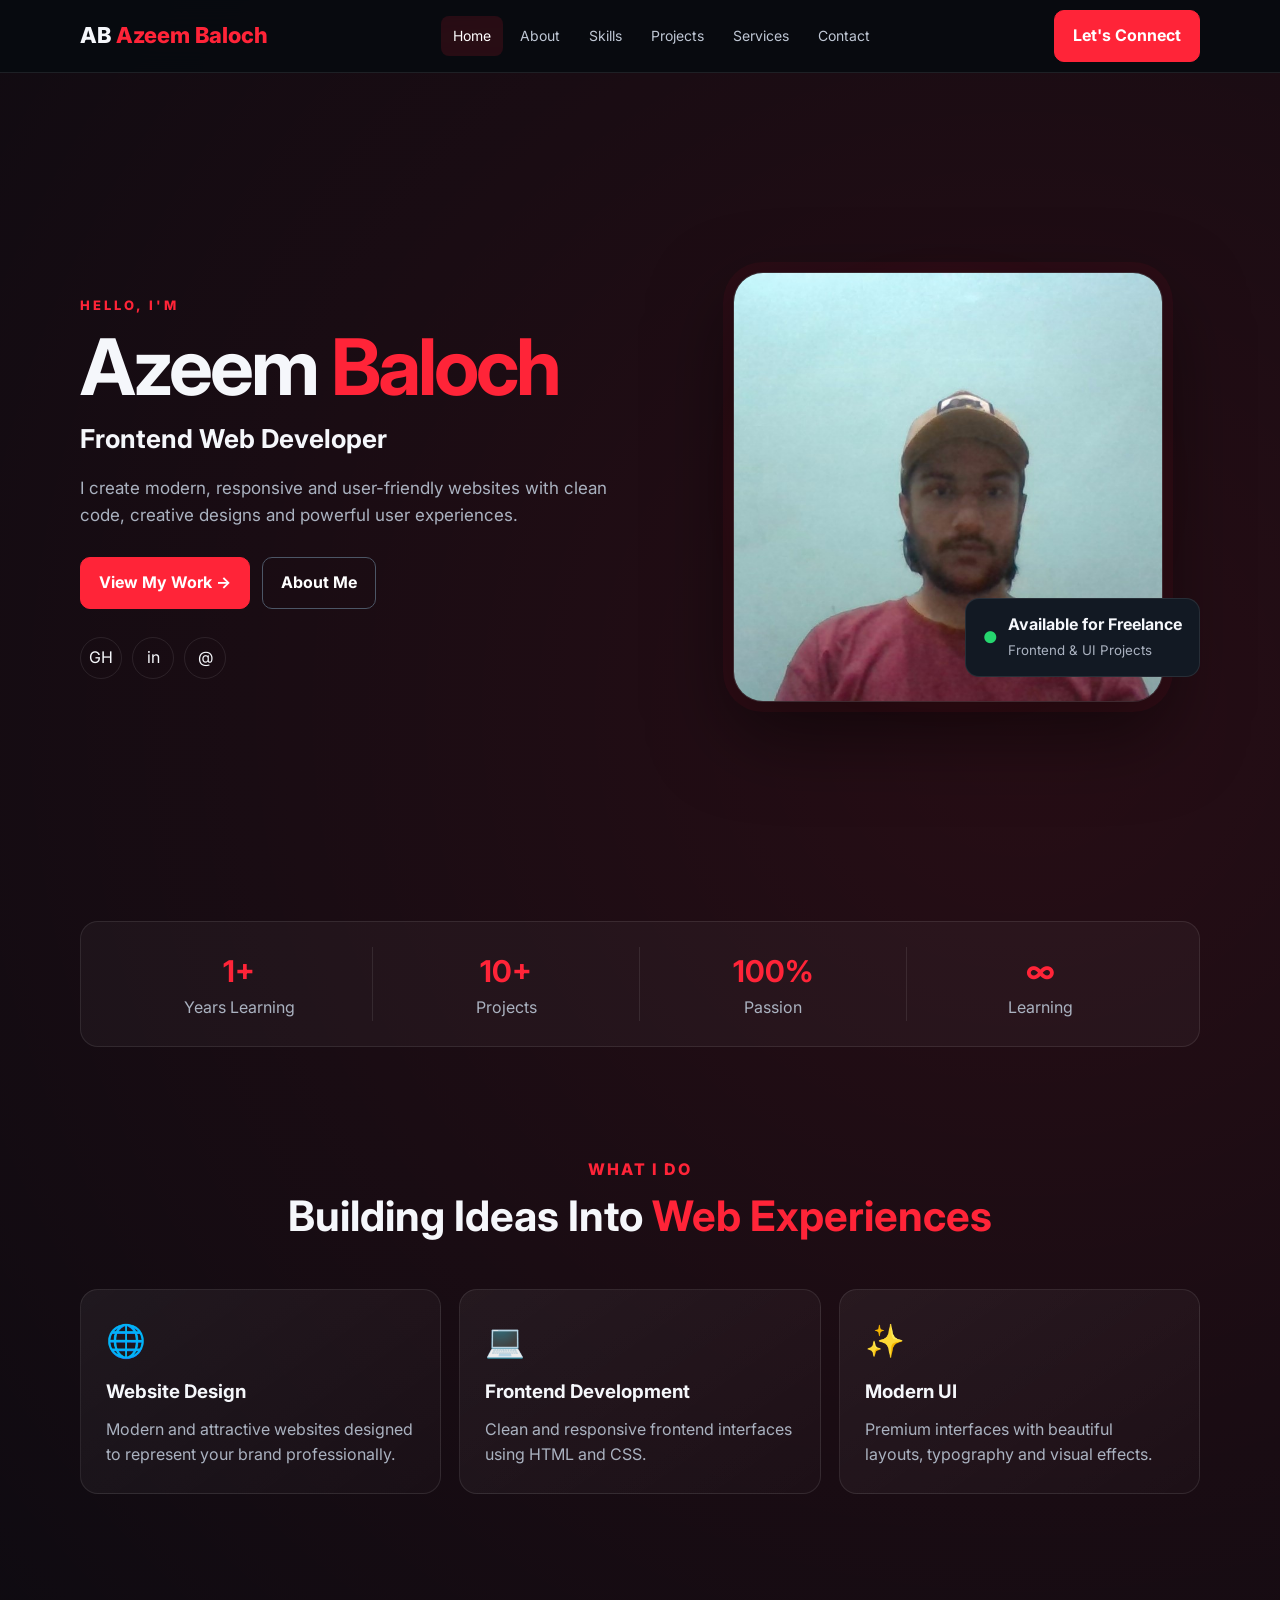
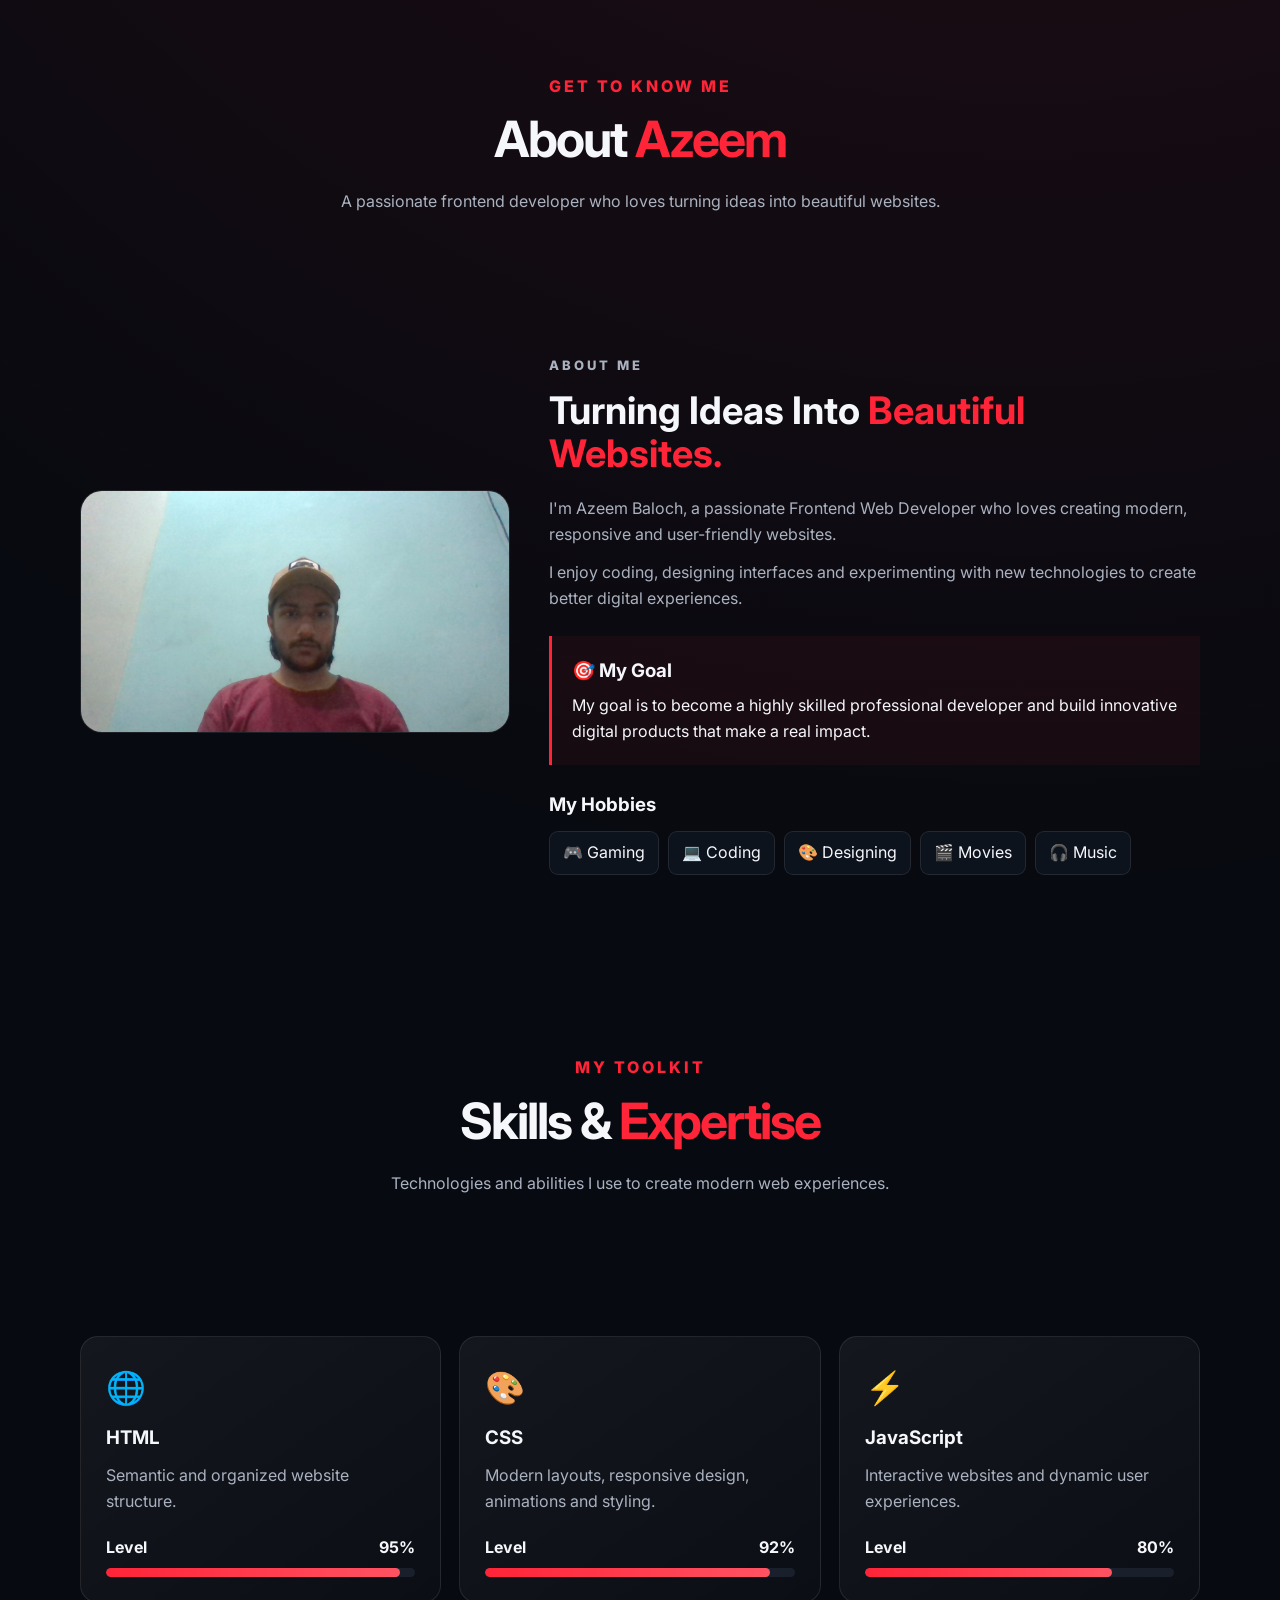
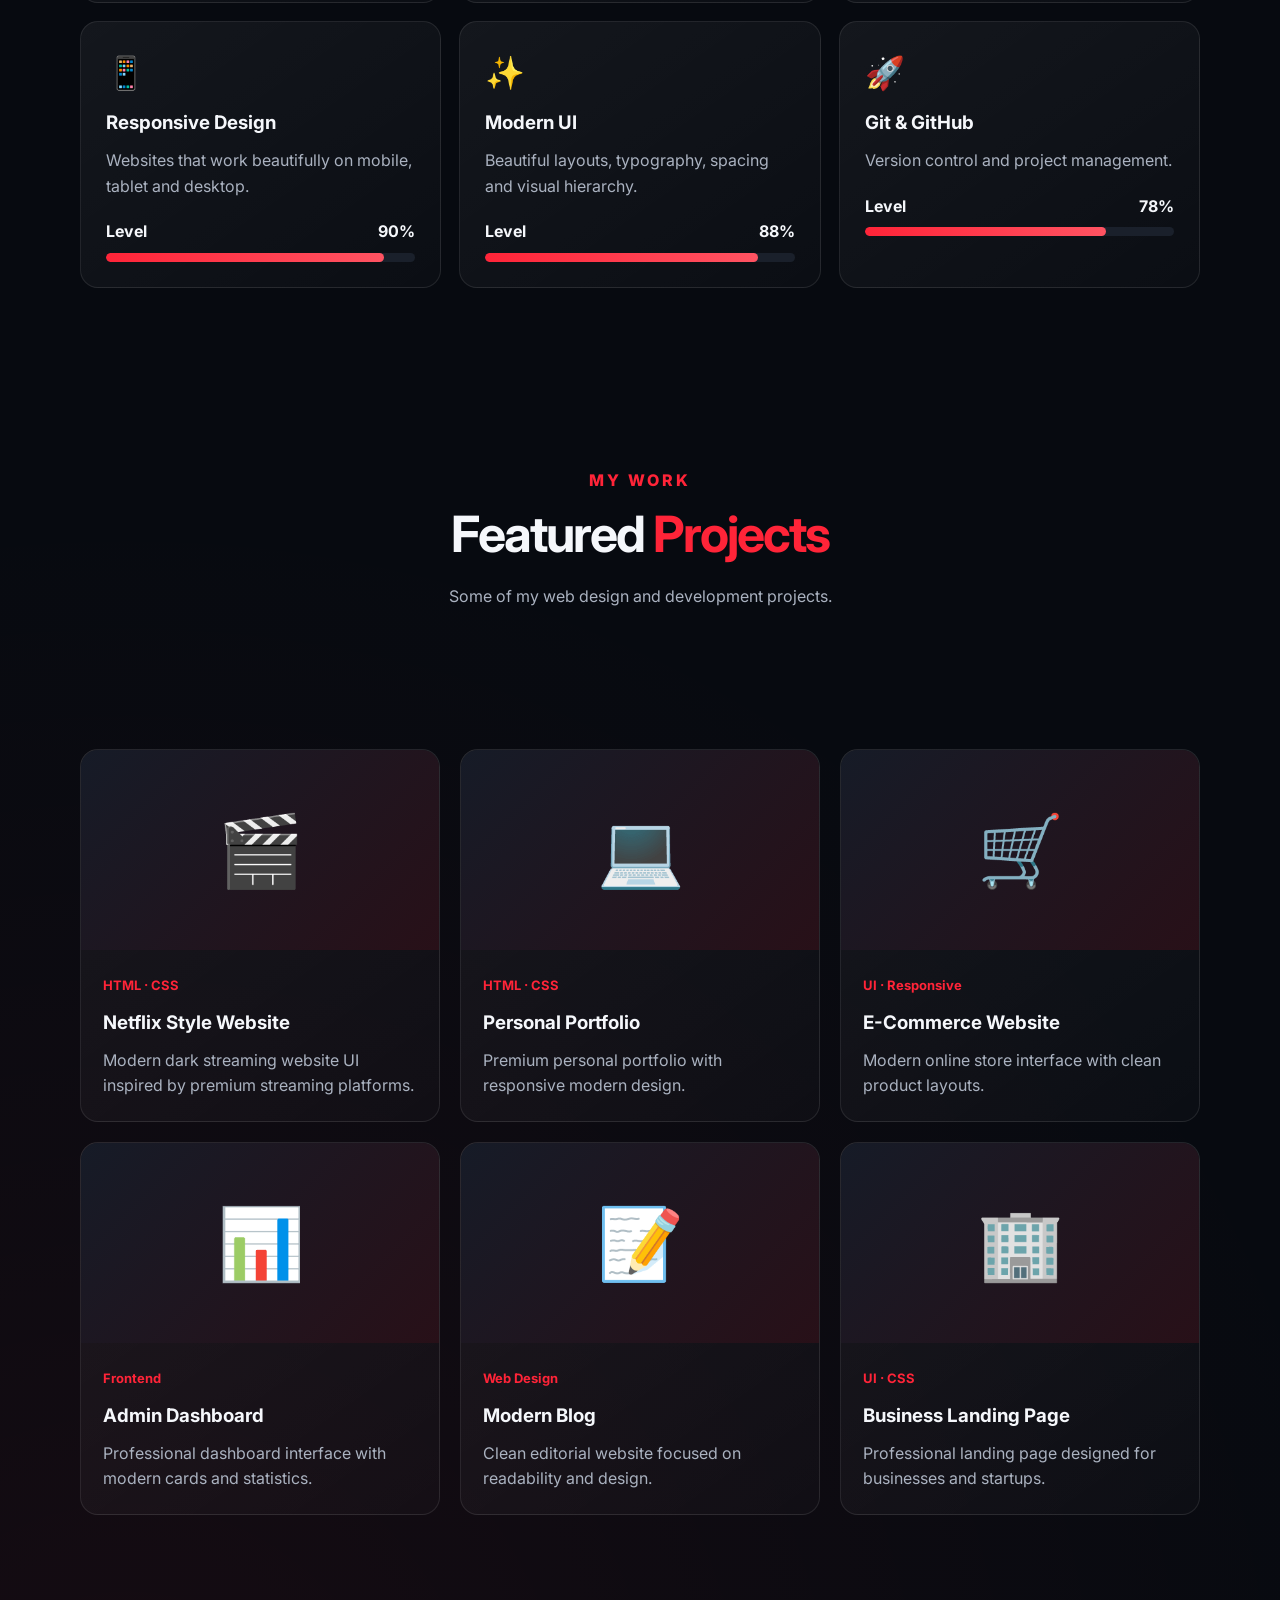
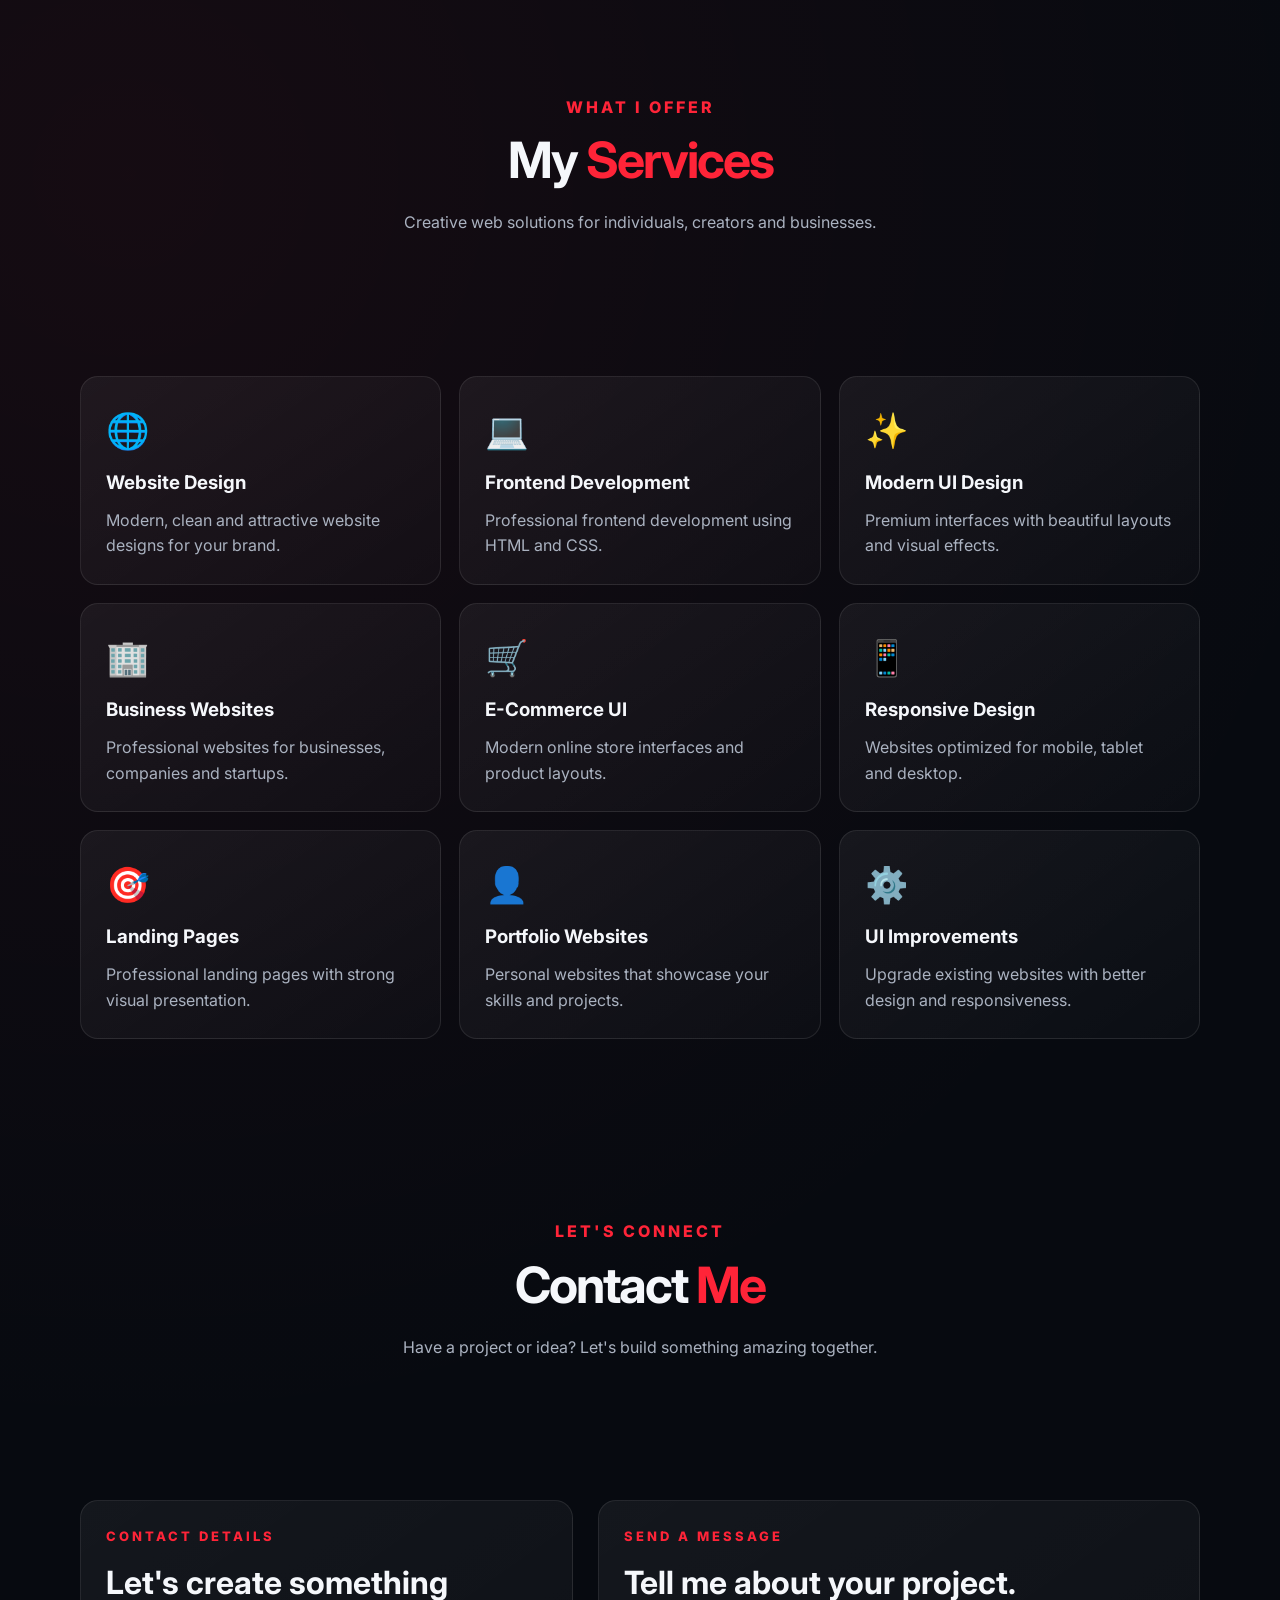
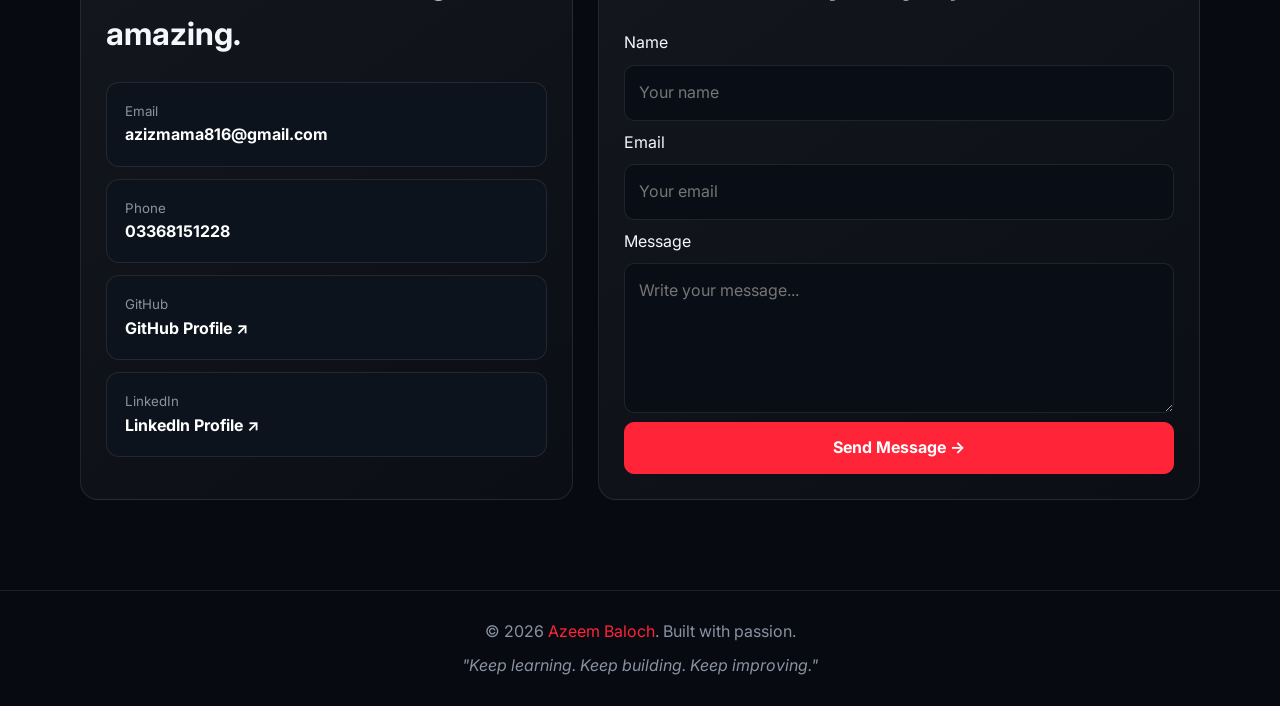
<file: index.html>
<!DOCTYPE html>
<html lang="en">

<head>

    <meta charset="UTF-8">

    <meta name="viewport"
          content="width=device-width, initial-scale=1.0">

    <title>Azeem Baloch | Frontend Web Developer</title>

    <link rel="stylesheet" href="style.css">

</head>

<body>


<!-- ================= NAVBAR ================= -->

<nav class="navbar">

    <div class="container nav-content">

        <a href="#home" class="logo">
            AB <span>Azeem Baloch</span>
        </a>


        <!-- ================= BURGER MENU ================= -->

        <input type="checkbox" id="menu-toggle">

        <label for="menu-toggle" class="burger">
            <span></span>
            <span></span>
            <span></span>
        </label>


        <!-- ================= NAV LINKS ================= -->

        <div class="nav-links">

            <a href="#home" class="active">Home</a>

            <a href="#about">
                About
            </a>

            <a href="#skills">
                Skills
            </a>

            <a href="#projects">
                Projects
            </a>

            <a href="#services">
                Services
            </a>

            <a href="#contact">
                Contact
            </a>

        </div>


        <a href="#contact" class="nav-btn">
            Let's Connect
        </a>

    </div>

</nav>



<!-- ===================================================== -->
<!-- ================= HOME SECTION ====================== -->
<!-- ===================================================== -->

<section class="hero" id="home">

    <div class="container hero-content">

        <div class="hero-text">

            <p class="small-title">
                HELLO, I'M
            </p>

            <h1>
                Azeem <span>Baloch</span>
            </h1>

            <h2>
                Frontend Web Developer
            </h2>

            <p class="hero-description">
                I create modern, responsive and user-friendly websites
                with clean code, creative designs and powerful user
                experiences.
            </p>

            <div class="hero-buttons">

                <a href="#projects" class="btn">
                    View My Work →
                </a>

                <a href="#about" class="btn outline">
                    About Me
                </a>

            </div>

            <div class="social-links">

                <a href="https://github.com/" target="_blank">
                    GH
                </a>

                <a href="https://www.linkedin.com/" target="_blank">
                    in
                </a>

                <a href="mailto:azizmama816@gmail.com">
                    @
                </a>

            </div>

        </div>


        <!-- PROFILE -->

        <div class="hero-image">

            <div class="red-circle"></div>

            <img
                src="profile.jpg"
                alt="Azeem Baloch"
            >

            <div class="availability">

                <span>●</span>

                <div>

                    <b>
                        Available for Freelance
                    </b>

                    <small>
                        Frontend & UI Projects
                    </small>

                </div>

            </div>

        </div>

    </div>

</section>



<!-- ================= STATS ================= -->

<section class="stats">

    <div class="container stats-grid">

        <div class="stat">

            <strong>
                1+
            </strong>

            <span>
                Years Learning
            </span>

        </div>


        <div class="stat">

            <strong>
                10+
            </strong>

            <span>
                Projects
            </span>

        </div>


        <div class="stat">

            <strong>
                100%
            </strong>

            <span>
                Passion
            </span>

        </div>


        <div class="stat">

            <strong>
                ∞
            </strong>

            <span>
                Learning
            </span>

        </div>

    </div>

</section>



<!-- ================= HOME INTRO ================= -->

<section class="home-section">

    <div class="container">

        <div class="section-title">

            <p>
                WHAT I DO
            </p>

            <h2>
                Building Ideas Into
                <span>
                    Web Experiences
                </span>
            </h2>

        </div>


        <div class="feature-grid">


            <div class="feature-card">

                <div class="feature-icon">
                    🌐
                </div>

                <h3>
                    Website Design
                </h3>

                <p>
                    Modern and attractive websites designed
                    to represent your brand professionally.
                </p>

            </div>



            <div class="feature-card">

                <div class="feature-icon">
                    💻
                </div>

                <h3>
                    Frontend Development
                </h3>

                <p>
                    Clean and responsive frontend interfaces
                    using HTML and CSS.
                </p>

            </div>



            <div class="feature-card">

                <div class="feature-icon">
                    ✨
                </div>

                <h3>
                    Modern UI
                </h3>

                <p>
                    Premium interfaces with beautiful layouts,
                    typography and visual effects.
                </p>

            </div>

        </div>

    </div>

</section>



<!-- ===================================================== -->
<!-- ================= ABOUT SECTION ===================== -->
<!-- ===================================================== -->

<section id="about">

    <div class="page-header">

        <p>
            GET TO KNOW ME
        </p>

        <h1>
            About <span>Azeem</span>
        </h1>

        <p class="page-description">
            A passionate frontend developer who loves turning
            ideas into beautiful websites.
        </p>

    </div>


    <div class="about-section">

        <div class="container about-grid">


            <div class="about-image">

                <img
                    src="profile.jpg"
                    alt="Azeem Baloch"
                >

            </div>



            <div class="about-content">

                <p class="small-title">
                    ABOUT ME
                </p>

                <h2>
                    Turning Ideas Into
                    <span>
                        Beautiful Websites.
                    </span>
                </h2>

                <p>
                    I'm Azeem Baloch, a passionate Frontend Web
                    Developer who loves creating modern, responsive
                    and user-friendly websites.
                </p>

                <p>
                    I enjoy coding, designing interfaces and
                    experimenting with new technologies to create
                    better digital experiences.
                </p>


                <div class="goal-box">

                    <h3>
                        🎯 My Goal
                    </h3>

                    <p>
                        My goal is to become a highly skilled
                        professional developer and build innovative
                        digital products that make a real impact.
                    </p>

                </div>


                <h3 class="hobby-title">
                    My Hobbies
                </h3>


                <div class="tags">

                    <span>
                        🎮 Gaming
                    </span>

                    <span>
                        💻 Coding
                    </span>

                    <span>
                        🎨 Designing
                    </span>

                    <span>
                        🎬 Movies
                    </span>

                    <span>
                        🎧 Music
                    </span>

                </div>

            </div>

        </div>

    </div>

</section>



<!-- ===================================================== -->
<!-- ================= SKILLS SECTION ==================== -->
<!-- ===================================================== -->

<section id="skills">

    <div class="page-header">

        <p>
            MY TOOLKIT
        </p>

        <h1>
            Skills & <span>Expertise</span>
        </h1>

        <p class="page-description">
            Technologies and abilities I use to create
            modern web experiences.
        </p>

    </div>


    <div class="skills-section">

        <div class="container skills-grid">


            <!-- HTML -->

            <div class="skill-card">

                <div class="skill-icon">
                    🌐
                </div>

                <h3>
                    HTML
                </h3>

                <p>
                    Semantic and organized website structure.
                </p>

                <div class="skill-title">

                    <span>
                        Level
                    </span>

                    <span>
                        95%
                    </span>

                </div>

                <div class="progress">
                    <i style="width:95%"></i>
                </div>

            </div>



            <!-- CSS -->

            <div class="skill-card">

                <div class="skill-icon">
                    🎨
                </div>

                <h3>
                    CSS
                </h3>

                <p>
                    Modern layouts, responsive design,
                    animations and styling.
                </p>

                <div class="skill-title">

                    <span>
                        Level
                    </span>

                    <span>
                        92%
                    </span>

                </div>

                <div class="progress">
                    <i style="width:92%"></i>
                </div>

            </div>



            <!-- JAVASCRIPT -->

            <div class="skill-card">

                <div class="skill-icon">
                    ⚡
                </div>

                <h3>
                    JavaScript
                </h3>

                <p>
                    Interactive websites and dynamic
                    user experiences.
                </p>

                <div class="skill-title">

                    <span>
                        Level
                    </span>

                    <span>
                        80%
                    </span>

                </div>

                <div class="progress">
                    <i style="width:80%"></i>
                </div>

            </div>



            <!-- RESPONSIVE -->

            <div class="skill-card">

                <div class="skill-icon">
                    📱
                </div>

                <h3>
                    Responsive Design
                </h3>

                <p>
                    Websites that work beautifully on
                    mobile, tablet and desktop.
                </p>

                <div class="skill-title">

                    <span>
                        Level
                    </span>

                    <span>
                        90%
                    </span>

                </div>

                <div class="progress">
                    <i style="width:90%"></i>
                </div>

            </div>



            <!-- UI -->

            <div class="skill-card">

                <div class="skill-icon">
                    ✨
                </div>

                <h3>
                    Modern UI
                </h3>

                <p>
                    Beautiful layouts, typography,
                    spacing and visual hierarchy.
                </p>

                <div class="skill-title">

                    <span>
                        Level
                    </span>

                    <span>
                        88%
                    </span>

                </div>

                <div class="progress">
                    <i style="width:88%"></i>
                </div>

            </div>



            <!-- GITHUB -->

            <div class="skill-card">

                <div class="skill-icon">
                    🚀
                </div>

                <h3>
                    Git & GitHub
                </h3>

                <p>
                    Version control and project management.
                </p>

                <div class="skill-title">

                    <span>
                        Level
                    </span>

                    <span>
                        78%
                    </span>

                </div>

                <div class="progress">
                    <i style="width:78%"></i>
                </div>

            </div>

        </div>

    </div>

</section>



<!-- ===================================================== -->
<!-- ================= PROJECTS SECTION ================== -->
<!-- ===================================================== -->

<section id="projects">

    <div class="page-header">

        <p>
            MY WORK
        </p>

        <h1>
            Featured <span>Projects</span>
        </h1>

        <p class="page-description">
            Some of my web design and development projects.
        </p>

    </div>


    <div class="projects-section">

        <div class="container projects-grid">


            <!-- PROJECT 1 -->

            <div class="project-card">

                <div class="project-image movie">
                    🎬
                </div>

                <div class="project-content">

                    <span>
                        HTML · CSS
                    </span>

                    <h3>
                        Netflix Style Website
                    </h3>

                    <p>
                        Modern dark streaming website UI
                        inspired by premium streaming platforms.
                    </p>

                </div>

            </div>



            <!-- PROJECT 2 -->

            <div class="project-card">

                <div class="project-image portfolio">
                    💻
                </div>

                <div class="project-content">

                    <span>
                        HTML · CSS
                    </span>

                    <h3>
                        Personal Portfolio
                    </h3>

                    <p>
                        Premium personal portfolio with
                        responsive modern design.
                    </p>

                </div>

            </div>



            <!-- PROJECT 3 -->

            <div class="project-card">

                <div class="project-image ecommerce">
                    🛒
                </div>

                <div class="project-content">

                    <span>
                        UI · Responsive
                    </span>

                    <h3>
                        E-Commerce Website
                    </h3>

                    <p>
                        Modern online store interface with
                        clean product layouts.
                    </p>

                </div>

            </div>



            <!-- PROJECT 4 -->

            <div class="project-card">

                <div class="project-image dashboard">
                    📊
                </div>

                <div class="project-content">

                    <span>
                        Frontend
                    </span>

                    <h3>
                        Admin Dashboard
                    </h3>

                    <p>
                        Professional dashboard interface
                        with modern cards and statistics.
                    </p>

                </div>

            </div>



            <!-- PROJECT 5 -->

            <div class="project-card">

                <div class="project-image blog">
                    📝
                </div>

                <div class="project-content">

                    <span>
                        Web Design
                    </span>

                    <h3>
                        Modern Blog
                    </h3>

                    <p>
                        Clean editorial website focused
                        on readability and design.
                    </p>

                </div>

            </div>



            <!-- PROJECT 6 -->

            <div class="project-card">

                <div class="project-image business">
                    🏢
                </div>

                <div class="project-content">

                    <span>
                        UI · CSS
                    </span>

                    <h3>
                        Business Landing Page
                    </h3>

                    <p>
                        Professional landing page designed
                        for businesses and startups.
                    </p>

                </div>

            </div>

        </div>

    </div>

</section>



<!-- ===================================================== -->
<!-- ================= SERVICES SECTION ================== -->
<!-- ===================================================== -->

<section id="services">

    <div class="page-header">

        <p>
            WHAT I OFFER
        </p>

        <h1>
            My <span>Services</span>
        </h1>

        <p class="page-description">
            Creative web solutions for individuals,
            creators and businesses.
        </p>

    </div>


    <div class="services-section">

        <div class="container services-grid">


            <!-- SERVICE 1 -->

            <div class="service-card">

                <div>
                    🌐
                </div>

                <h3>
                    Website Design
                </h3>

                <p>
                    Modern, clean and attractive website
                    designs for your brand.
                </p>

            </div>



            <!-- SERVICE 2 -->

            <div class="service-card">

                <div>
                    💻
                </div>

                <h3>
                    Frontend Development
                </h3>

                <p>
                    Professional frontend development
                    using HTML and CSS.
                </p>

            </div>



            <!-- SERVICE 3 -->

            <div class="service-card">

                <div>
                    ✨
                </div>

                <h3>
                    Modern UI Design
                </h3>

                <p>
                    Premium interfaces with beautiful
                    layouts and visual effects.
                </p>

            </div>



            <!-- SERVICE 4 -->

            <div class="service-card">

                <div>
                    🏢
                </div>

                <h3>
                    Business Websites
                </h3>

                <p>
                    Professional websites for businesses,
                    companies and startups.
                </p>

            </div>



            <!-- SERVICE 5 -->

            <div class="service-card">

                <div>
                    🛒
                </div>

                <h3>
                    E-Commerce UI
                </h3>

                <p>
                    Modern online store interfaces
                    and product layouts.
                </p>

            </div>



            <!-- SERVICE 6 -->

            <div class="service-card">

                <div>
                    📱
                </div>

                <h3>
                    Responsive Design
                </h3>

                <p>
                    Websites optimized for mobile,
                    tablet and desktop.
                </p>

            </div>



            <!-- SERVICE 7 -->

            <div class="service-card">

                <div>
                    🎯
                </div>

                <h3>
                    Landing Pages
                </h3>

                <p>
                    Professional landing pages with
                    strong visual presentation.
                </p>

            </div>



            <!-- SERVICE 8 -->

            <div class="service-card">

                <div>
                    👤
                </div>

                <h3>
                    Portfolio Websites
                </h3>

                <p>
                    Personal websites that showcase
                    your skills and projects.
                </p>

            </div>



            <!-- SERVICE 9 -->

            <div class="service-card">

                <div>
                    ⚙️
                </div>

                <h3>
                    UI Improvements
                </h3>

                <p>
                    Upgrade existing websites with
                    better design and responsiveness.
                </p>

            </div>

        </div>

    </div>

</section>



<!-- ===================================================== -->
<!-- ================= CONTACT SECTION =================== -->
<!-- ===================================================== -->

<section id="contact">

    <div class="page-header">

        <p>
            LET'S CONNECT
        </p>

        <h1>
            Contact <span>Me</span>
        </h1>

        <p class="page-description">
            Have a project or idea?
            Let's build something amazing together.
        </p>

    </div>


    <div class="contact-section">

        <div class="container contact-grid">


            <!-- DETAILS -->

            <div class="contact-card">

                <p class="small-title">
                    CONTACT DETAILS
                </p>

                <h2>
                    Let's create
                    something amazing.
                </h2>


                <div class="contact-item">

                    <small>
                        Email
                    </small>

                    <a href="mailto:azizmama816@gmail.com">
                        azizmama816@gmail.com
                    </a>

                </div>


                <div class="contact-item">

                    <small>
                        Phone
                    </small>

                    <a href="tel:03368151228">
                        03368151228
                    </a>

                </div>


                <div class="contact-item">

                    <small>
                        GitHub
                    </small>

                    <a href="https://github.com/"
                       target="_blank">
                        GitHub Profile ↗
                    </a>

                </div>


                <div class="contact-item">

                    <small>
                        LinkedIn
                    </small>

                    <a href="https://www.linkedin.com/"
                       target="_blank">
                        LinkedIn Profile ↗
                    </a>

                </div>

            </div>



            <!-- FORM -->

            <div class="contact-card">

                <p class="small-title">
                    SEND A MESSAGE
                </p>

                <h2>
                    Tell me about your project.
                </h2>


                <form
                    action="mailto:azizmama816@gmail.com"
                    method="post"
                    enctype="text/plain"
                >

                    <label>
                        Name
                    </label>

                    <input
                        type="text"
                        name="Name"
                        placeholder="Your name"
                        required
                    >


                    <label>
                        Email
                    </label>

                    <input
                        type="email"
                        name="Email"
                        placeholder="Your email"
                        required
                    >


                    <label>
                        Message
                    </label>

                    <textarea
                        name="Message"
                        placeholder="Write your message..."
                        required
                    ></textarea>


                    <button
                        type="submit"
                        class="btn"
                    >
                        Send Message →
                    </button>

                </form>

            </div>

        </div>

    </div>

</section>



<!-- ================= FOOTER ================= -->

<footer>

    © 2026 <span>Azeem Baloch</span>.
    Built with passion.

    <p class="quote">
        "Keep learning. Keep building. Keep improving."
    </p>

</footer>


</body>
</html>
</file>
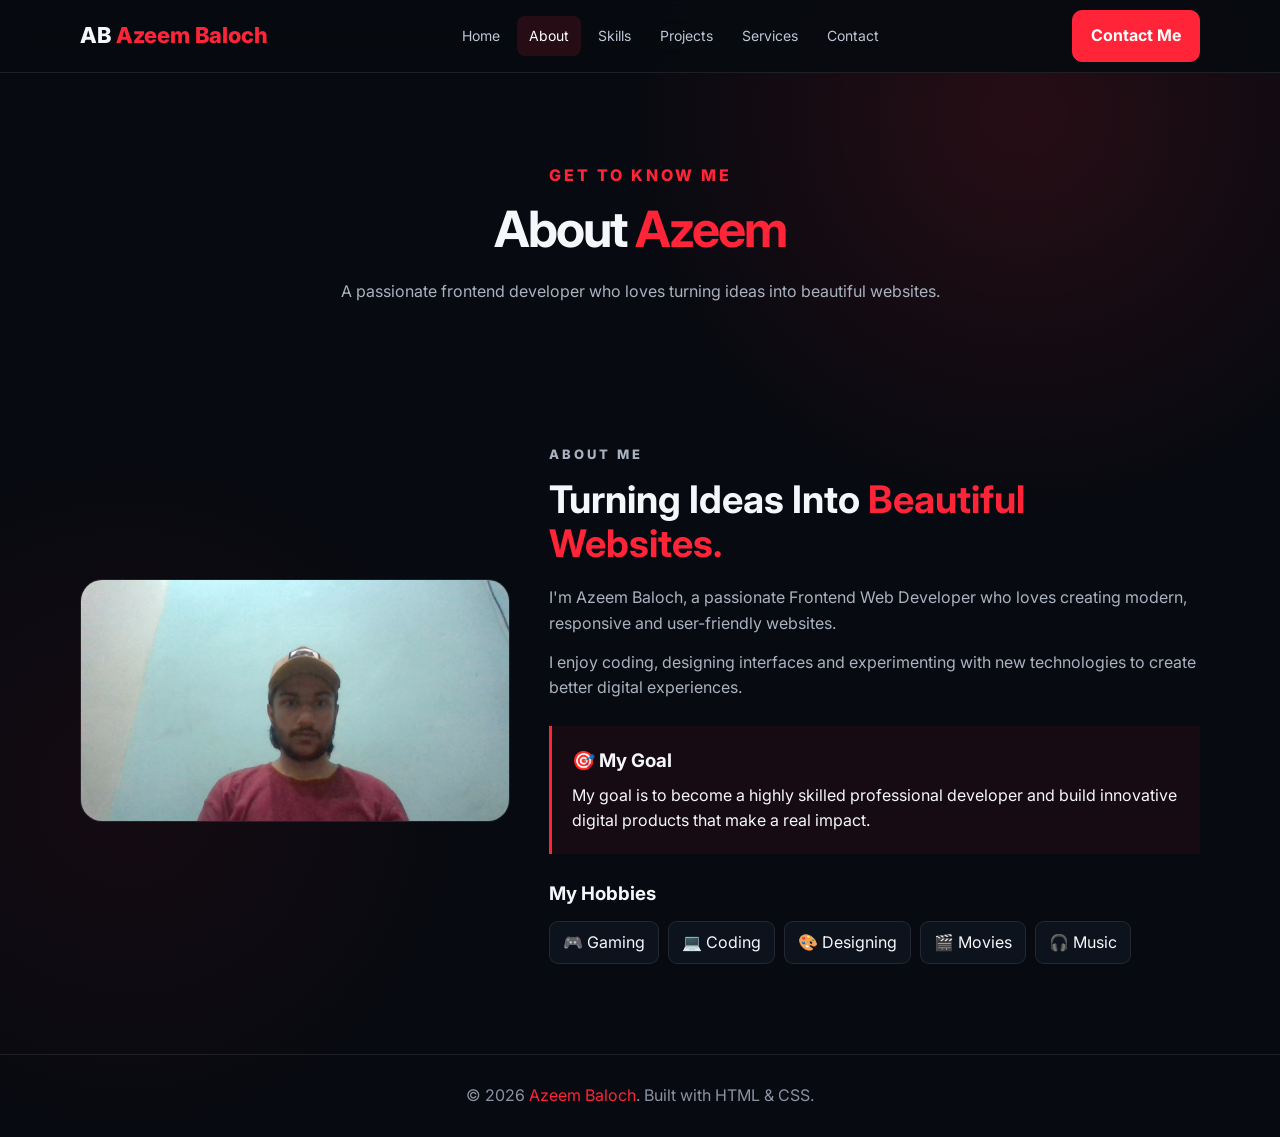
<file: about.html>
<!DOCTYPE html>
<html lang="en">

<head>

    <meta charset="UTF-8">

    <meta name="viewport"
          content="width=device-width, initial-scale=1.0">

    <title>About | Azeem Baloch</title>

    <link rel="stylesheet" href="style.css">

</head>

<body>


<!-- NAVBAR -->

<nav class="navbar">

    <div class="container nav-content">

        <a href="index.html" class="logo">
            AB <span>Azeem Baloch</span>
        </a>

        <div class="nav-links">

            <a href="index.html">Home</a>

            <a href="about.html" class="active">
                About
            </a>

            <a href="skills.html">
                Skills
            </a>

            <a href="projects.html">
                Projects
            </a>

            <a href="services.html">
                Services
            </a>

            <a href="contact.html">
                Contact
            </a>

        </div>

        <a href="contact.html" class="nav-btn">
            Contact Me
        </a>

    </div>

</nav>


<!-- PAGE HEADER -->

<section class="page-header">

    <p>
        GET TO KNOW ME
    </p>

    <h1>
        About <span>Azeem</span>
    </h1>

    <p class="page-description">
        A passionate frontend developer who loves turning
        ideas into beautiful websites.
    </p>

</section>


<!-- ABOUT -->

<section class="about-section">

    <div class="container about-grid">

        <div class="about-image">

            <img
                src="profile.jpg"
                alt="Azeem Baloch"
            >

        </div>


        <div class="about-content">

            <p class="small-title">
                ABOUT ME
            </p>

            <h2>
                Turning Ideas Into
                <span>Beautiful Websites.</span>
            </h2>

            <p>
                I'm Azeem Baloch, a passionate Frontend Web
                Developer who loves creating modern, responsive
                and user-friendly websites.
            </p>

            <p>
                I enjoy coding, designing interfaces and
                experimenting with new technologies to create
                better digital experiences.
            </p>


            <div class="goal-box">

                <h3>
                    🎯 My Goal
                </h3>

                <p>
                    My goal is to become a highly skilled
                    professional developer and build innovative
                    digital products that make a real impact.
                </p>

            </div>


            <h3 class="hobby-title">
                My Hobbies
            </h3>

            <div class="tags">

                <span>🎮 Gaming</span>

                <span>💻 Coding</span>

                <span>🎨 Designing</span>

                <span>🎬 Movies</span>

                <span>🎧 Music</span>

            </div>

        </div>

    </div>

</section>


<footer>

    © 2026 <span>Azeem Baloch</span>.
    Built with HTML & CSS.

</footer>

</body>
</html>
</file>
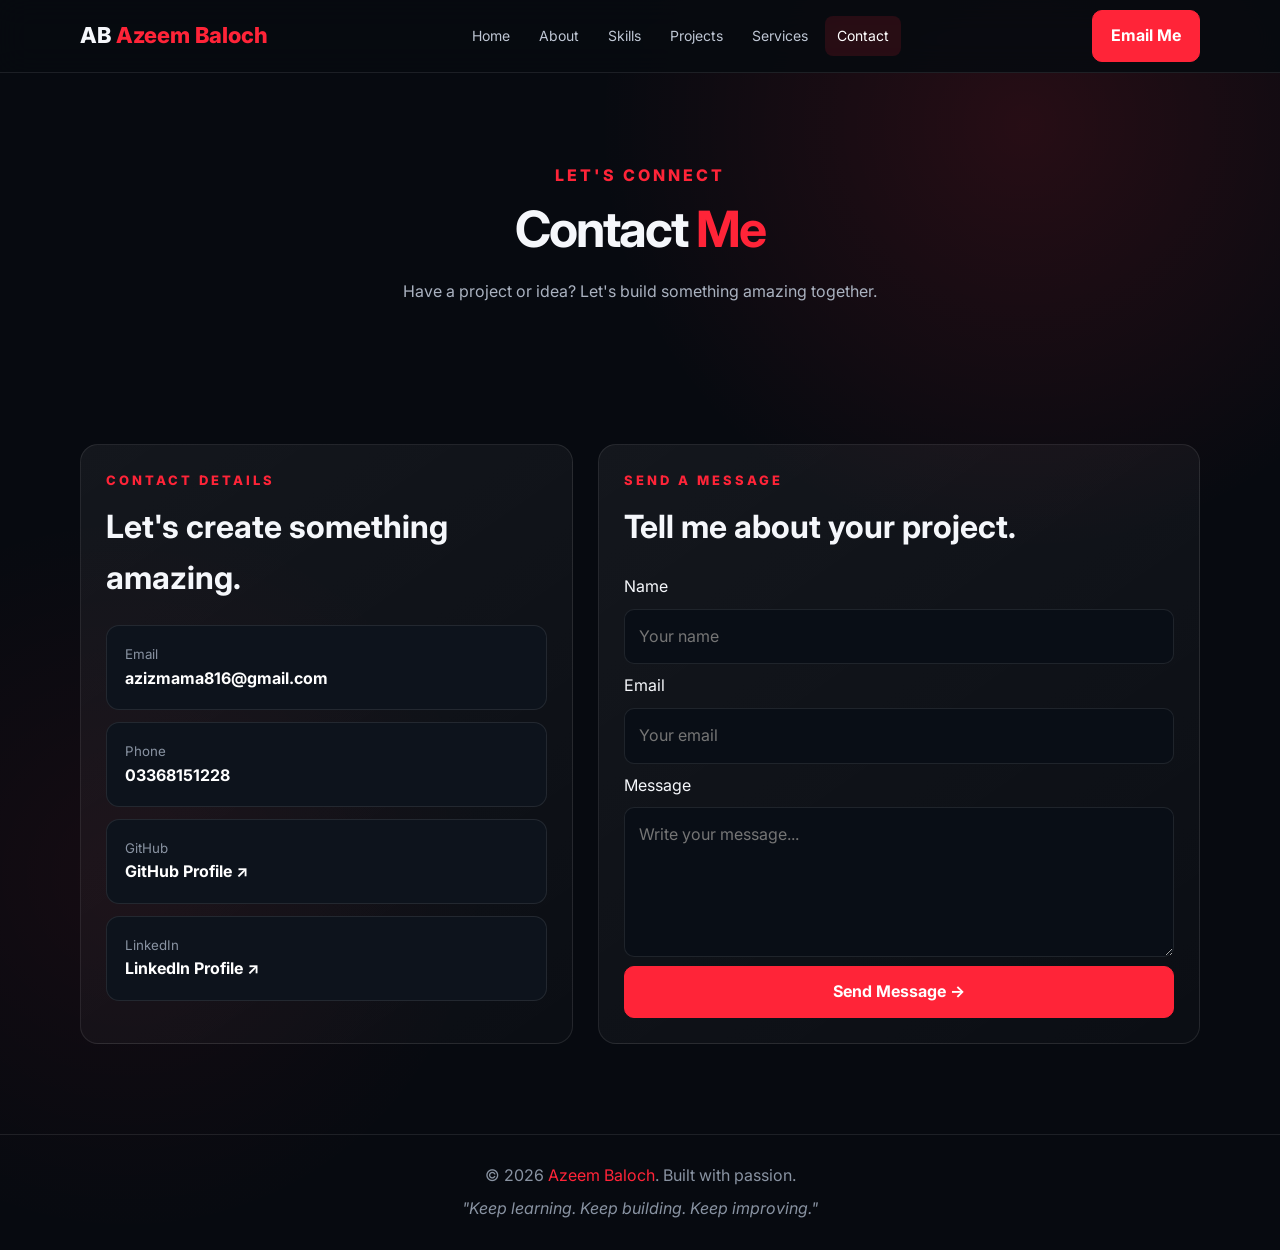
<file: contact.html>
<!DOCTYPE html>
<html lang="en">

<head>

    <meta charset="UTF-8">

    <meta name="viewport"
          content="width=device-width, initial-scale=1.0">

    <title>Contact | Azeem Baloch</title>

    <link rel="stylesheet" href="style.css">

</head>

<body>


<nav class="navbar">

    <div class="container nav-content">

        <a href="index.html" class="logo">
            AB <span>Azeem Baloch</span>
        </a>

        <div class="nav-links">

            <a href="index.html">Home</a>
            <a href="about.html">About</a>
            <a href="skills.html">Skills</a>
            <a href="projects.html">Projects</a>
            <a href="services.html">Services</a>

            <a href="contact.html"
               class="active">
                Contact
            </a>

        </div>

        <a href="mailto:azizmama816@gmail.com"
           class="nav-btn">
            Email Me
        </a>

    </div>

</nav>


<section class="page-header">

    <p>
        LET'S CONNECT
    </p>

    <h1>
        Contact <span>Me</span>
    </h1>

    <p class="page-description">
        Have a project or idea?
        Let's build something amazing together.
    </p>

</section>


<section class="contact-section">

    <div class="container contact-grid">


        <!-- DETAILS -->

        <div class="contact-card">

            <p class="small-title">
                CONTACT DETAILS
            </p>

            <h2>
                Let's create
                something amazing.
            </h2>


            <div class="contact-item">

                <small>
                    Email
                </small>

                <a href="mailto:azizmama816@gmail.com">
                    azizmama816@gmail.com
                </a>

            </div>


            <div class="contact-item">

                <small>
                    Phone
                </small>

                <a href="tel:03368151228">
                    03368151228
                </a>

            </div>


            <div class="contact-item">

                <small>
                    GitHub
                </small>

                <a href="https://github.com/"
                   target="_blank">
                    GitHub Profile ↗
                </a>

            </div>


            <div class="contact-item">

                <small>
                    LinkedIn
                </small>

                <a href="https://www.linkedin.com/"
                   target="_blank">
                    LinkedIn Profile ↗
                </a>

            </div>

        </div>


        <!-- FORM -->

        <div class="contact-card">

            <p class="small-title">
                SEND A MESSAGE
            </p>

            <h2>
                Tell me about your project.
            </h2>


            <form
                action="mailto:azizmama816@gmail.com"
                method="post"
                enctype="text/plain"
            >

                <label>
                    Name
                </label>

                <input
                    type="text"
                    name="Name"
                    placeholder="Your name"
                    required
                >


                <label>
                    Email
                </label>

                <input
                    type="email"
                    name="Email"
                    placeholder="Your email"
                    required
                >


                <label>
                    Message
                </label>

                <textarea
                    name="Message"
                    placeholder="Write your message..."
                    required
                ></textarea>


                <button
                    type="submit"
                    class="btn"
                >
                    Send Message →
                </button>

            </form>

        </div>

    </div>

</section>


<footer>

    © 2026 <span>Azeem Baloch</span>.
    Built with passion.

    <p class="quote">
        "Keep learning. Keep building. Keep improving."
    </p>

</footer>

</body>
</html>
</file>
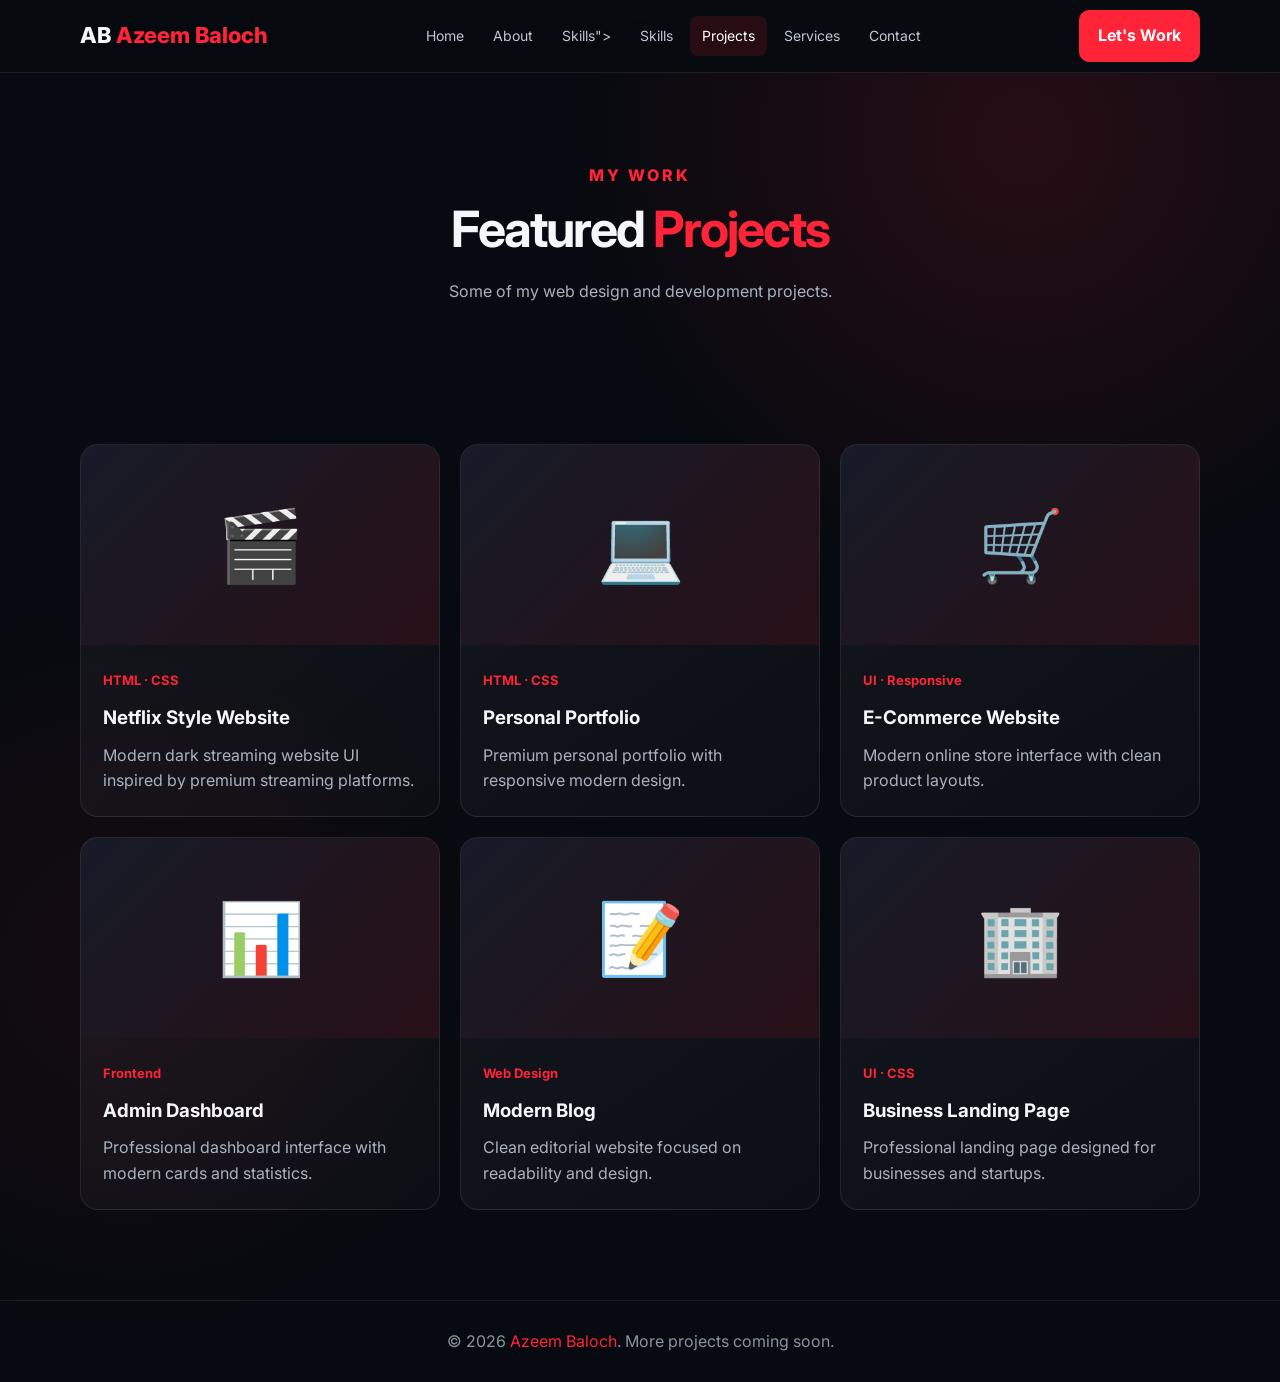
<file: projects.html>
<!DOCTYPE html>
<html lang="en">

<head>

    <meta charset="UTF-8">

    <meta name="viewport"
          content="width=device-width, initial-scale=1.0">

    <title>Projects | Azeem Baloch</title>

    <link rel="stylesheet" href="style.css">

</head>

<body>


<nav class="navbar">

    <div class="container nav-content">

        <a href="index.html" class="logo">
            AB <span>Azeem Baloch</span>
        </a>

        <div class="nav-links">

            <a href="index.html">Home</a>
            <a href="about.html">About</a>
            <a href="skills.html">Skills">

            </a>

            <a href="skills.html">Skills</a>

            <a href="projects.html"
               class="active">
                Projects
            </a>

            <a href="services.html">Services</a>
            <a href="contact.html">Contact</a>

        </div>

        <a href="contact.html"
           class="nav-btn">
            Let's Work
        </a>

    </div>

</nav>


<section class="page-header">

    <p>
        MY WORK
    </p>

    <h1>
        Featured <span>Projects</span>
    </h1>

    <p class="page-description">
        Some of my web design and development projects.
    </p>

</section>


<section class="projects-section">

    <div class="container projects-grid">


        <div class="project-card">

            <div class="project-image movie">
                🎬
            </div>

            <div class="project-content">

                <span>
                    HTML · CSS
                </span>

                <h3>
                    Netflix Style Website
                </h3>

                <p>
                    Modern dark streaming website UI
                    inspired by premium streaming platforms.
                </p>

            </div>

        </div>


        <div class="project-card">

            <div class="project-image portfolio">
                💻
            </div>

            <div class="project-content">

                <span>
                    HTML · CSS
                </span>

                <h3>
                    Personal Portfolio
                </h3>

                <p>
                    Premium personal portfolio with
                    responsive modern design.
                </p>

            </div>

        </div>


        <div class="project-card">

            <div class="project-image ecommerce">
                🛒
            </div>

            <div class="project-content">

                <span>
                    UI · Responsive
                </span>

                <h3>
                    E-Commerce Website
                </h3>

                <p>
                    Modern online store interface with
                    clean product layouts.
                </p>

            </div>

        </div>


        <div class="project-card">

            <div class="project-image dashboard">
                📊
            </div>

            <div class="project-content">

                <span>
                    Frontend
                </span>

                <h3>
                    Admin Dashboard
                </h3>

                <p>
                    Professional dashboard interface
                    with modern cards and statistics.
                </p>

            </div>

        </div>


        <div class="project-card">

            <div class="project-image blog">
                📝
            </div>

            <div class="project-content">

                <span>
                    Web Design
                </span>

                <h3>
                    Modern Blog
                </h3>

                <p>
                    Clean editorial website focused
                    on readability and design.
                </p>

            </div>

        </div>


        <div class="project-card">

            <div class="project-image business">
                🏢
            </div>

            <div class="project-content">

                <span>
                    UI · CSS
                </span>

                <h3>
                    Business Landing Page
                </h3>

                <p>
                    Professional landing page designed
                    for businesses and startups.
                </p>

            </div>

        </div>

    </div>

</section>


<footer>

    © 2026 <span>Azeem Baloch</span>.
    More projects coming soon.

</footer>

</body>
</html>
</file>
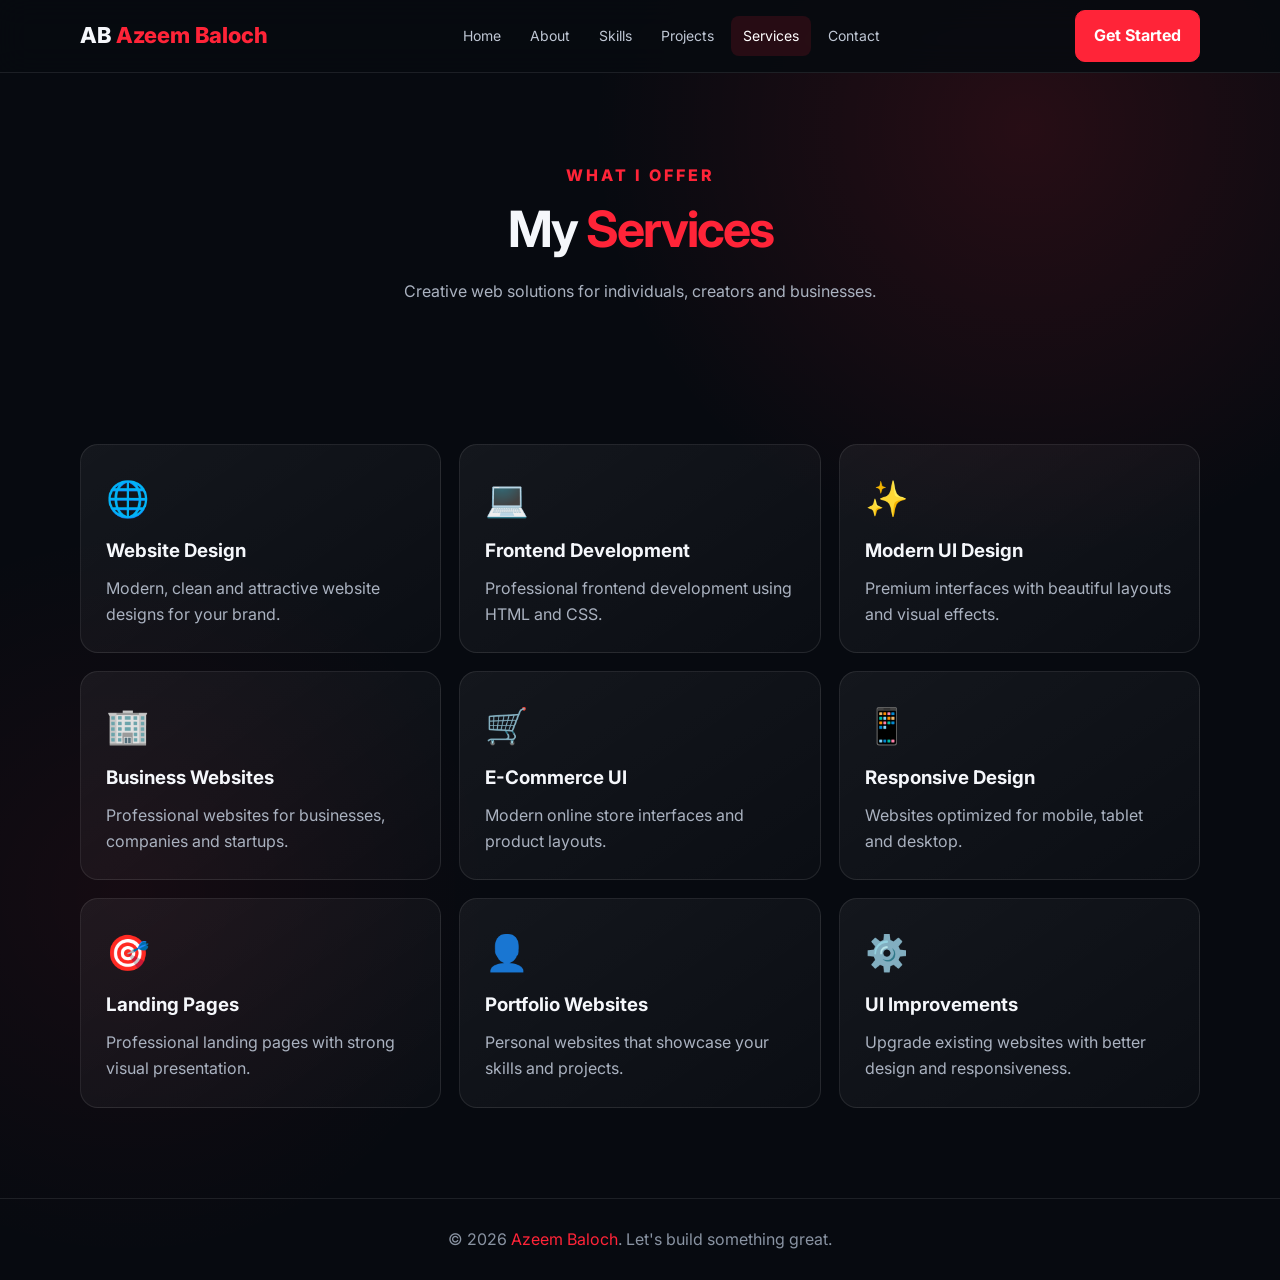
<file: services.html>
<!DOCTYPE html>
<html lang="en">

<head>

    <meta charset="UTF-8">

    <meta name="viewport"
          content="width=device-width, initial-scale=1.0">

    <title>Services | Azeem Baloch</title>

    <link rel="stylesheet" href="style.css">

</head>

<body>


<nav class="navbar">

    <div class="container nav-content">

        <a href="index.html" class="logo">
            AB <span>Azeem Baloch</span>
        </a>

        <div class="nav-links">

            <a href="index.html">Home</a>
            <a href="about.html">About</a>
            <a href="skills.html">Skills</a>
            <a href="projects.html">Projects</a>

            <a href="services.html"
               class="active">
                Services
            </a>

            <a href="contact.html">Contact</a>

        </div>

        <a href="contact.html"
           class="nav-btn">
            Get Started
        </a>

    </div>

</nav>


<section class="page-header">

    <p>
        WHAT I OFFER
    </p>

    <h1>
        My <span>Services</span>
    </h1>

    <p class="page-description">
        Creative web solutions for individuals,
        creators and businesses.
    </p>

</section>


<section class="services-section">

    <div class="container services-grid">


        <div class="service-card">
            <div>🌐</div>
            <h3>Website Design</h3>
            <p>
                Modern, clean and attractive website
                designs for your brand.
            </p>
        </div>


        <div class="service-card">
            <div>💻</div>
            <h3>Frontend Development</h3>
            <p>
                Professional frontend development
                using HTML and CSS.
            </p>
        </div>


        <div class="service-card">
            <div>✨</div>
            <h3>Modern UI Design</h3>
            <p>
                Premium interfaces with beautiful
                layouts and visual effects.
            </p>
        </div>


        <div class="service-card">
            <div>🏢</div>
            <h3>Business Websites</h3>
            <p>
                Professional websites for businesses,
                companies and startups.
            </p>
        </div>


        <div class="service-card">
            <div>🛒</div>
            <h3>E-Commerce UI</h3>
            <p>
                Modern online store interfaces
                and product layouts.
            </p>
        </div>


        <div class="service-card">
            <div>📱</div>
            <h3>Responsive Design</h3>
            <p>
                Websites optimized for mobile,
                tablet and desktop.
            </p>
        </div>


        <div class="service-card">
            <div>🎯</div>
            <h3>Landing Pages</h3>
            <p>
                Professional landing pages with
                strong visual presentation.
            </p>
        </div>


        <div class="service-card">
            <div>👤</div>
            <h3>Portfolio Websites</h3>
            <p>
                Personal websites that showcase
                your skills and projects.
            </p>
        </div>


        <div class="service-card">
            <div>⚙️</div>
            <h3>UI Improvements</h3>
            <p>
                Upgrade existing websites with
                better design and responsiveness.
            </p>
        </div>

    </div>

</section>


<footer>

    © 2026 <span>Azeem Baloch</span>.
    Let's build something great.

</footer>

</body>
</html>
</file>
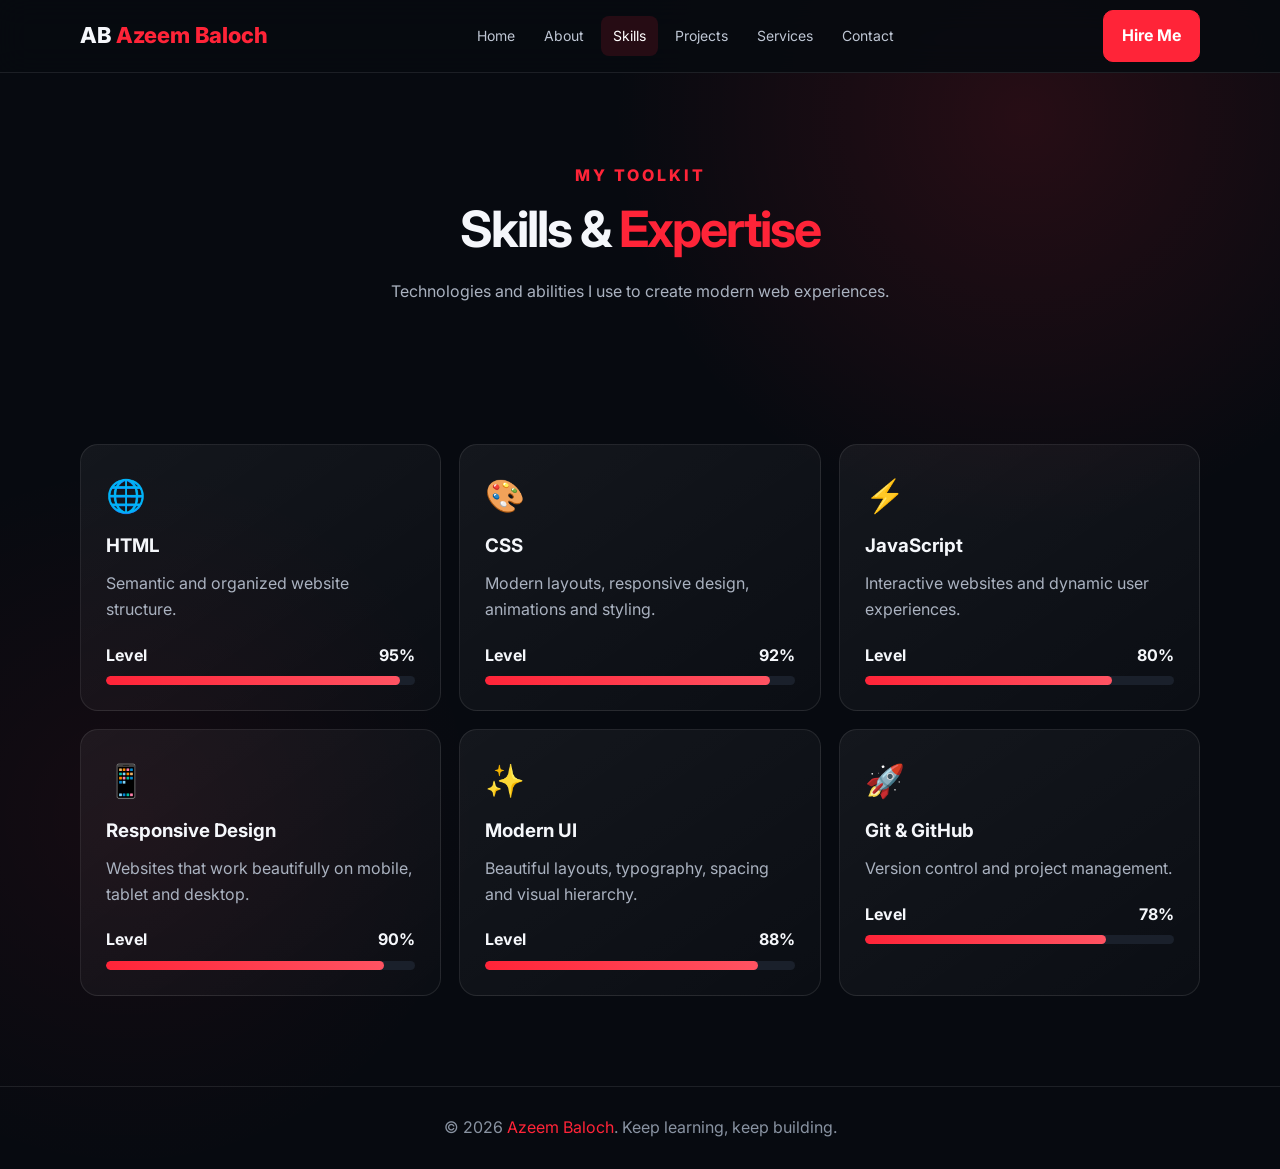
<file: skills.html>
<!DOCTYPE html>
<html lang="en">

<head>

    <meta charset="UTF-8">

    <meta name="viewport"
          content="width=device-width, initial-scale=1.0">

    <title>Skills | Azeem Baloch</title>

    <link rel="stylesheet" href="style.css">

</head>

<body>


<nav class="navbar">

    <div class="container nav-content">

        <a href="index.html" class="logo">
            AB <span>Azeem Baloch</span>
        </a>

        <div class="nav-links">

            <a href="index.html">Home</a>
            <a href="about.html">About</a>

            <a href="skills.html"
               class="active">
                Skills
            </a>

            <a href="projects.html">Projects</a>
            <a href="services.html">Services</a>
            <a href="contact.html">Contact</a>

        </div>

        <a href="contact.html"
           class="nav-btn">
            Hire Me
        </a>

    </div>

</nav>


<section class="page-header">

    <p>
        MY TOOLKIT
    </p>

    <h1>
        Skills & <span>Expertise</span>
    </h1>

    <p class="page-description">
        Technologies and abilities I use to create
        modern web experiences.
    </p>

</section>


<section class="skills-section">

    <div class="container skills-grid">


        <!-- HTML -->

        <div class="skill-card">

            <div class="skill-icon">
                🌐
            </div>

            <h3>HTML</h3>

            <p>
                Semantic and organized website structure.
            </p>

            <div class="skill-title">
                <span>Level</span>
                <span>95%</span>
            </div>

            <div class="progress">
                <i style="width:95%"></i>
            </div>

        </div>


        <!-- CSS -->

        <div class="skill-card">

            <div class="skill-icon">
                🎨
            </div>

            <h3>CSS</h3>

            <p>
                Modern layouts, responsive design,
                animations and styling.
            </p>

            <div class="skill-title">
                <span>Level</span>
                <span>92%</span>
            </div>

            <div class="progress">
                <i style="width:92%"></i>
            </div>

        </div>


        <!-- JAVASCRIPT -->

        <div class="skill-card">

            <div class="skill-icon">
                ⚡
            </div>

            <h3>JavaScript</h3>

            <p>
                Interactive websites and dynamic
                user experiences.
            </p>

            <div class="skill-title">
                <span>Level</span>
                <span>80%</span>
            </div>

            <div class="progress">
                <i style="width:80%"></i>
            </div>

        </div>


        <!-- RESPONSIVE -->

        <div class="skill-card">

            <div class="skill-icon">
                📱
            </div>

            <h3>Responsive Design</h3>

            <p>
                Websites that work beautifully on
                mobile, tablet and desktop.
            </p>

            <div class="skill-title">
                <span>Level</span>
                <span>90%</span>
            </div>

            <div class="progress">
                <i style="width:90%"></i>
            </div>

        </div>


        <!-- UI -->

        <div class="skill-card">

            <div class="skill-icon">
                ✨
            </div>

            <h3>Modern UI</h3>

            <p>
                Beautiful layouts, typography,
                spacing and visual hierarchy.
            </p>

            <div class="skill-title">
                <span>Level</span>
                <span>88%</span>
            </div>

            <div class="progress">
                <i style="width:88%"></i>
            </div>

        </div>


        <!-- GITHUB -->

        <div class="skill-card">

            <div class="skill-icon">
                🚀
            </div>

            <h3>Git & GitHub</h3>

            <p>
                Version control and project management.
            </p>

            <div class="skill-title">
                <span>Level</span>
                <span>78%</span>
            </div>

            <div class="progress">
                <i style="width:78%"></i>
            </div>

        </div>

    </div>

</section>


<footer>

    © 2026 <span>Azeem Baloch</span>.
    Keep learning, keep building.

</footer>

</body>
</html>
</file>
<file: style.css>
@import url('https://fonts.googleapis.com/css2?family=Inter:wght@400;500;600;700;800&display=swap');


/* ================= ROOT ================= */

:root {

    --bg: #070a10;

    --card: #10151f;

    --text: #f5f7fb;

    --muted: #aab2c0;

    --red: #ff2438;

    --red-light: #ff5362;

    --border: rgba(255,255,255,.09);

}


/* ================= RESET ================= */

* {

    margin: 0;
    padding: 0;

    box-sizing: border-box;

}


html {

    scroll-behavior: smooth;

}


body {

    font-family:
        'Inter',
        Arial,
        sans-serif;

    background:

        radial-gradient(
            circle at 80% 10%,
            rgba(255,36,56,.13),
            transparent 28%
        ),

        radial-gradient(
            circle at 10% 70%,
            rgba(255,36,56,.06),
            transparent 25%
        ),

        var(--bg);

    color: var(--text);

    line-height: 1.6;

}


a {

    text-decoration: none;

    color: inherit;

}


.container {

    width: min(1120px, 92%);

    margin: auto;

}


/* ================= NAVBAR ================= */

.navbar {

    position: sticky;

    top: 0;

    z-index: 1000;

    background:
        rgba(7,10,16,.9);

    backdrop-filter: blur(15px);

    border-bottom:
        1px solid var(--border);

}


.nav-content {

    min-height: 72px;

    display: flex;

    align-items: center;

    justify-content: space-between;

    gap: 20px;

}


.logo {

    font-size: 22px;

    font-weight: 800;

}


.logo span {

    color: var(--red);

}


.nav-links {

    display: flex;

    gap: 5px;

    flex-wrap: wrap;

    justify-content: center;

}


.nav-links a {

    padding: 9px 12px;

    color: #bfc7d4;

    font-size: 14px;

    border-radius: 8px;

    transition: .3s;

}


.nav-links a:hover,
.nav-links .active {

    color: white;

    background:
        rgba(255,36,56,.13);

}


.nav-btn,
.btn {

    display: inline-flex;

    align-items: center;

    justify-content: center;

    gap: 8px;

    padding: 12px 18px;

    border-radius: 10px;

    background: var(--red);

    border: 1px solid var(--red);

    color: white;

    font-weight: 700;

    transition: .3s;

}


.nav-btn:hover,
.btn:hover {

    transform: translateY(-3px);

    box-shadow:
        0 12px 30px
        rgba(255,36,56,.25);

}


.btn.outline {

    background: transparent;

    border-color: #4c5666;

}


/* ===================================================== */
/* ================= BURGER MENU ======================= */
/* ===================================================== */

/* Checkbox ko hide rakhenge */

#menu-toggle {

    display: none;

}


/* Burger button */

.burger {

    display: none;

    width: 46px;

    height: 46px;

    padding: 10px;

    border-radius: 11px;

    border: 1px solid var(--border);

    background:
        rgba(255,255,255,.035);

    cursor: pointer;

    flex-direction: column;

    align-items: center;

    justify-content: center;

    gap: 5px;

    transition: .3s;

}


.burger:hover {

    border-color: var(--red);

    background:
        rgba(255,36,56,.10);

    box-shadow:
        0 8px 25px
        rgba(255,36,56,.15);

}


.burger span {

    width: 22px;

    height: 2px;

    background: white;

    border-radius: 10px;

    transition:
        transform .3s,
        opacity .3s,
        width .3s;

}


/* ===================================================== */
/* ================= HERO ============================== */
/* ===================================================== */

.hero {

    min-height:
        calc(100vh - 72px);

    display: grid;

    place-items: center;

    padding: 70px 0;

}


.hero-content {

    display: grid;

    grid-template-columns:
        1.05fr .95fr;

    gap: 60px;

    align-items: center;

}


.small-title {

    color: var(--red);

    font-weight: 800;

    letter-spacing: 3px;

    font-size: 13px;

}


.hero h1 {

    font-size:
        clamp(45px,7vw,78px);

    line-height: 1;

    letter-spacing: -3px;

    margin: 12px 0;

}


.hero h1 span,
.page-header h1 span,
.section-title span,
.about-content h2 span {

    color: var(--red);

}


.hero h2 {

    font-size: 26px;

    margin-bottom: 15px;

}


.hero-description {

    color: var(--muted);

    max-width: 600px;

    font-size: 17px;

}


.hero-buttons {

    display: flex;

    gap: 12px;

    flex-wrap: wrap;

    margin: 28px 0;

}


.social-links {

    display: flex;

    gap: 10px;

}


.social-links a {

    width: 42px;

    height: 42px;

    display: grid;

    place-items: center;

    border-radius: 50%;

    border:
        1px solid var(--border);

    transition: .3s;

}


.social-links a:hover {

    color: var(--red);

    border-color: var(--red);

    transform:
        translateY(-4px);

}


/* ================= IMAGE ================= */

.hero-image {

    position: relative;

    display: grid;

    place-items: center;

}


.red-circle {

    position: absolute;

    width: 75%;

    aspect-ratio: 1;

    border-radius: 50%;

    background:
        rgba(255,36,56,.2);

    filter: blur(25px);

}


.hero-image img {

    position: relative;

    width: min(430px,90%);

    aspect-ratio: 1;

    object-fit: cover;

    object-position: center top;

    border-radius: 30px;

    border:
        1px solid rgba(255,255,255,.12);

    box-shadow:

        0 0 0 10px
        rgba(255,36,56,.05),

        0 30px 80px
        rgba(0,0,0,.5);

}


.availability {

    position: absolute;

    right: 0;

    bottom: 25px;

    display: flex;

    align-items: center;

    gap: 10px;

    padding: 13px 17px;

    background: #121923;

    border:
        1px solid var(--border);

    border-radius: 14px;

}


.availability span {

    color: #26d66f;

}


.availability b {

    display: block;

}


.availability small {

    color: var(--muted);

}


/* ================= STATS ================= */

.stats {

    padding: 20px 0;

}


.stats-grid {

    display: grid;

    grid-template-columns:
        repeat(4,1fr);

    background:
        rgba(255,255,255,.035);

    border:
        1px solid var(--border);

    border-radius: 18px;

    padding: 25px;

}


.stat {

    text-align: center;

    border-right:
        1px solid var(--border);

}


.stat:last-child {

    border: none;

}


.stat strong {

    display: block;

    color: var(--red);

    font-size: 30px;

}


.stat span {

    color: var(--muted);

}


/* ================= SECTIONS ================= */

.home-section,
.skills-section,
.projects-section,
.services-section,
.about-section,
.contact-section {

    padding: 90px 0;

}


.section-title {

    text-align: center;

    margin-bottom: 40px;

}


.section-title p {

    color: var(--red);

    font-weight: 800;

    letter-spacing: 2px;

}


.section-title h2 {

    font-size: 42px;

}


/* ================= FEATURE ================= */

.feature-grid {

    display: grid;

    grid-template-columns:
        repeat(3,1fr);

    gap: 18px;

}


.feature-card,
.skill-card,
.service-card,
.project-card,
.contact-card {

    background:
        linear-gradient(
            145deg,
            rgba(255,255,255,.055),
            rgba(255,255,255,.018)
        );

    border:
        1px solid var(--border);

    border-radius: 18px;

    padding: 25px;

    transition: .3s;

}


.feature-card:hover,
.skill-card:hover,
.service-card:hover,
.project-card:hover {

    transform:
        translateY(-7px);

    border-color:
        rgba(255,36,56,.45);

}


.feature-icon,
.skill-icon {

    font-size: 32px;

}


.feature-card h3,
.skill-card h3,
.service-card h3,
.project-card h3 {

    margin: 10px 0;

}


.feature-card p,
.skill-card p,
.service-card p,
.project-card p {

    color: var(--muted);

}


/* ================= PAGE HEADER ================= */

.page-header {

    text-align: center;

    padding:
        90px 20px 40px;

}


.page-header > p:first-child {

    color: var(--red);

    font-weight: 800;

    letter-spacing: 3px;

}


.page-header h1 {

    font-size: 50px;

    letter-spacing: -2px;

}


.page-description {

    max-width: 650px;

    margin: 10px auto;

    color: var(--muted);

}


/* ================= ABOUT ================= */

.about-grid {

    display: grid;

    grid-template-columns:
        .8fr 1.2fr;

    gap: 35px;

    align-items: center;

}


.about-image img {

    width: 100%;

    max-width: 430px;

    border-radius: 22px;

    border:
        1px solid var(--border);

}


.about-content h2 {

    font-size: 38px;

    line-height: 1.15;

    margin: 12px 0 20px;

}


.about-content > p {

    color: var(--muted);

    margin-bottom: 13px;

}


.goal-box {

    margin-top: 25px;

    padding: 20px;

    border-left:
        3px solid var(--red);

    background:
        rgba(255,36,56,.06);

}


.goal-box h3 {

    margin-bottom: 7px;

}


.hobby-title {

    margin-top: 25px;

}


.tags {

    display: flex;

    flex-wrap: wrap;

    gap: 9px;

    margin-top: 12px;

}


.tags span {

    padding: 8px 13px;

    border:
        1px solid var(--border);

    border-radius: 9px;

    background: #0d131d;

}


/* ================= SKILLS ================= */

.skills-grid {

    display: grid;

    grid-template-columns:
        repeat(3,1fr);

    gap: 18px;

}


.skill-title {

    display: flex;

    justify-content: space-between;

    margin-top: 20px;

    font-weight: 700;

}


.progress {

    height: 9px;

    background: #1a202b;

    border-radius: 99px;

    overflow: hidden;

    margin-top: 8px;

}


.progress i {

    display: block;

    height: 100%;

    background:
        linear-gradient(
            90deg,
            var(--red),
            var(--red-light)
        );

    border-radius: 99px;

}


/* ================= PROJECTS ================= */

.projects-grid {

    display: grid;

    grid-template-columns:
        repeat(3,1fr);

    gap: 20px;

}


.project-card {

    padding: 0;

    overflow: hidden;

}


.project-image {

    height: 200px;

    display: grid;

    place-items: center;

    font-size: 70px;

    background:
        linear-gradient(
            135deg,
            #161b27,
            #281018
        );

}


.project-content {

    padding: 22px;

}


.project-content > span {

    color: var(--red);

    font-size: 13px;

    font-weight: 700;

}


/* ================= SERVICES ================= */

.services-grid {

    display: grid;

    grid-template-columns:
        repeat(3,1fr);

    gap: 18px;

}


.service-card > div {

    font-size: 35px;

}


/* ================= CONTACT ================= */

.contact-grid {

    display: grid;

    grid-template-columns:
        .9fr 1.1fr;

    gap: 25px;

}


.contact-card h2 {

    font-size: 32px;

    margin: 10px 0 22px;

}


.contact-item {

    padding: 18px;

    border:
        1px solid var(--border);

    border-radius: 13px;

    margin-top: 12px;

    background: #0d131c;

}


.contact-item small {

    display: block;

    color: #8993a2;

}


.contact-item a {

    color: white;

    font-weight: 700;

}


form {

    display: grid;

    gap: 9px;

}


input,
textarea {

    width: 100%;

    padding: 14px;

    background: #090e16;

    border:
        1px solid var(--border);

    color: white;

    border-radius: 10px;

    outline: none;

    font: inherit;

}


input:focus,
textarea:focus {

    border-color: var(--red);

}


textarea {

    min-height: 150px;

    resize: vertical;

}


button {

    cursor: pointer;

    font: inherit;

}


/* ================= FOOTER ================= */

footer {

    border-top:
        1px solid var(--border);

    padding: 28px 20px;

    text-align: center;

    color: #8993a2;

}


footer span {

    color: var(--red);

}


.quote {

    margin-top: 8px;

    font-style: italic;

}


/* ===================================================== */
/* ================= TABLET ============================ */
/* ===================================================== */

@media(max-width:850px) {

    /* Navbar ko row mein hi rakhenge */

    .nav-content {

        min-height: 68px;

        flex-direction: row;

        padding: 10px 0;

    }


    /* Desktop links hide */

    .nav-links {

        display: none;

    }


    /* Desktop Let's Connect hide */

    .nav-btn {

        display: none;

    }


    /* Burger show */

    .burger {

        display: flex;

    }


    /* Burger menu open hone par */

    #menu-toggle:checked ~ .nav-links {

        display: flex;

        position: absolute;

        top: 100%;

        left: 0;

        width: 100%;

        padding: 14px;

        flex-direction: column;

        gap: 5px;

        background:
            rgba(7,10,16,.98);

        backdrop-filter: blur(20px);

        border-bottom:
            1px solid var(--border);

        box-shadow:
            0 20px 40px
            rgba(0,0,0,.45);

        animation:
            menuSlide .25s ease;

    }


    /* Mobile links */

    #menu-toggle:checked ~ .nav-links a {

        width: 100%;

        padding: 13px 15px;

        font-size: 14px;

        border:
            1px solid transparent;

    }


    #menu-toggle:checked ~ .nav-links a:hover,
    #menu-toggle:checked ~ .nav-links .active {

        color: white;

        background:
            rgba(255,36,56,.10);

        border-color:
            rgba(255,36,56,.20);

    }


    /* Menu ke andar Let's Connect button */

    #menu-toggle:checked ~ .nav-links::after {

        content: "Let's Connect";

        display: flex;

        align-items: center;

        justify-content: center;

        width: 100%;

        padding: 13px 18px;

        margin-top: 7px;

        border-radius: 10px;

        background: var(--red);

        color: white;

        font-weight: 700;

        cursor: pointer;

    }


    /* Burger -> X animation */

    #menu-toggle:checked + .burger {

        border-color: var(--red);

        background:
            rgba(255,36,56,.10);

    }


    #menu-toggle:checked + .burger span:nth-child(1) {

        transform:
            translateY(7px)
            rotate(45deg);

    }


    #menu-toggle:checked + .burger span:nth-child(2) {

        opacity: 0;

        width: 0;

    }


    #menu-toggle:checked + .burger span:nth-child(3) {

        transform:
            translateY(-7px)
            rotate(-45deg);

    }


    .hero-content,
    .about-grid,
    .contact-grid {

        grid-template-columns: 1fr;

    }


    .hero {

        text-align: center;

    }


    .hero-description {

        margin: auto;

    }


    .hero-buttons,
    .social-links {

        justify-content: center;

    }


    .hero-image {

        order: -1;

    }


    .feature-grid,
    .skills-grid,
    .projects-grid,
    .services-grid {

        grid-template-columns:
            1fr 1fr;

    }


    .stats-grid {

        grid-template-columns:
            1fr 1fr;

        gap: 20px;

    }


    .stat:nth-child(2) {

        border: none;

    }

}


/* ================= MENU ANIMATION ================= */

@keyframes menuSlide {

    from {

        opacity: 0;

        transform:
            translateY(-12px);

    }

    to {

        opacity: 1;

        transform:
            translateY(0);

    }

}


/* ===================================================== */
/* ================= MOBILE ============================ */
/* ===================================================== */

@media(max-width:560px) {

    .container {

        width: min(92%, 1120px);

    }


    /* Mobile navbar */

    .nav-content {

        min-height: 64px;

    }


    .logo {

        font-size: 19px;

    }


    .burger {

        width: 43px;

        height: 43px;

    }


    /* Menu */

    #menu-toggle:checked ~ .nav-links {

        padding: 12px;

    }


    #menu-toggle:checked ~ .nav-links a {

        padding: 12px 14px;

    }


    .hero {

        padding: 50px 0;

    }


    .hero h1 {

        font-size: 48px;

    }


    .hero h2 {

        font-size: 22px;

    }


    .hero-description {

        font-size: 15px;

    }


    .page-header h1 {

        font-size: 40px;

    }


    .feature-grid,
    .skills-grid,
    .projects-grid,
    .services-grid {

        grid-template-columns: 1fr;

    }


    .stats-grid {

        grid-template-columns: 1fr 1fr;

    }


    .availability {

        right: 2%;

        bottom: 10px;

        padding: 11px 13px;

        font-size: 12px;

    }


    .availability b {

        font-size: 12px;

    }


    .availability small {

        font-size: 10px;

    }


    .hero-buttons {

        flex-direction: column;

        align-items: center;

    }


    .hero-buttons .btn {

        width: min(100%, 250px);

    }


    .section-title h2 {

        font-size: 34px;

    }


    .about-content h2 {

        font-size: 32px;

    }


    .contact-card h2 {

        font-size: 28px;

    }

}


/* ===================================================== */
/* ================= SMALL PHONES ===================== */
/* ===================================================== */

@media(max-width:380px) {

    .logo {

        font-size: 17px;

    }


    .logo span {

        font-size: 16px;

    }


    .burger {

        width: 40px;

        height: 40px;

    }


    .hero h1 {

        font-size: 42px;

    }


    .page-header h1 {

        font-size: 34px;

    }

}
</file>
